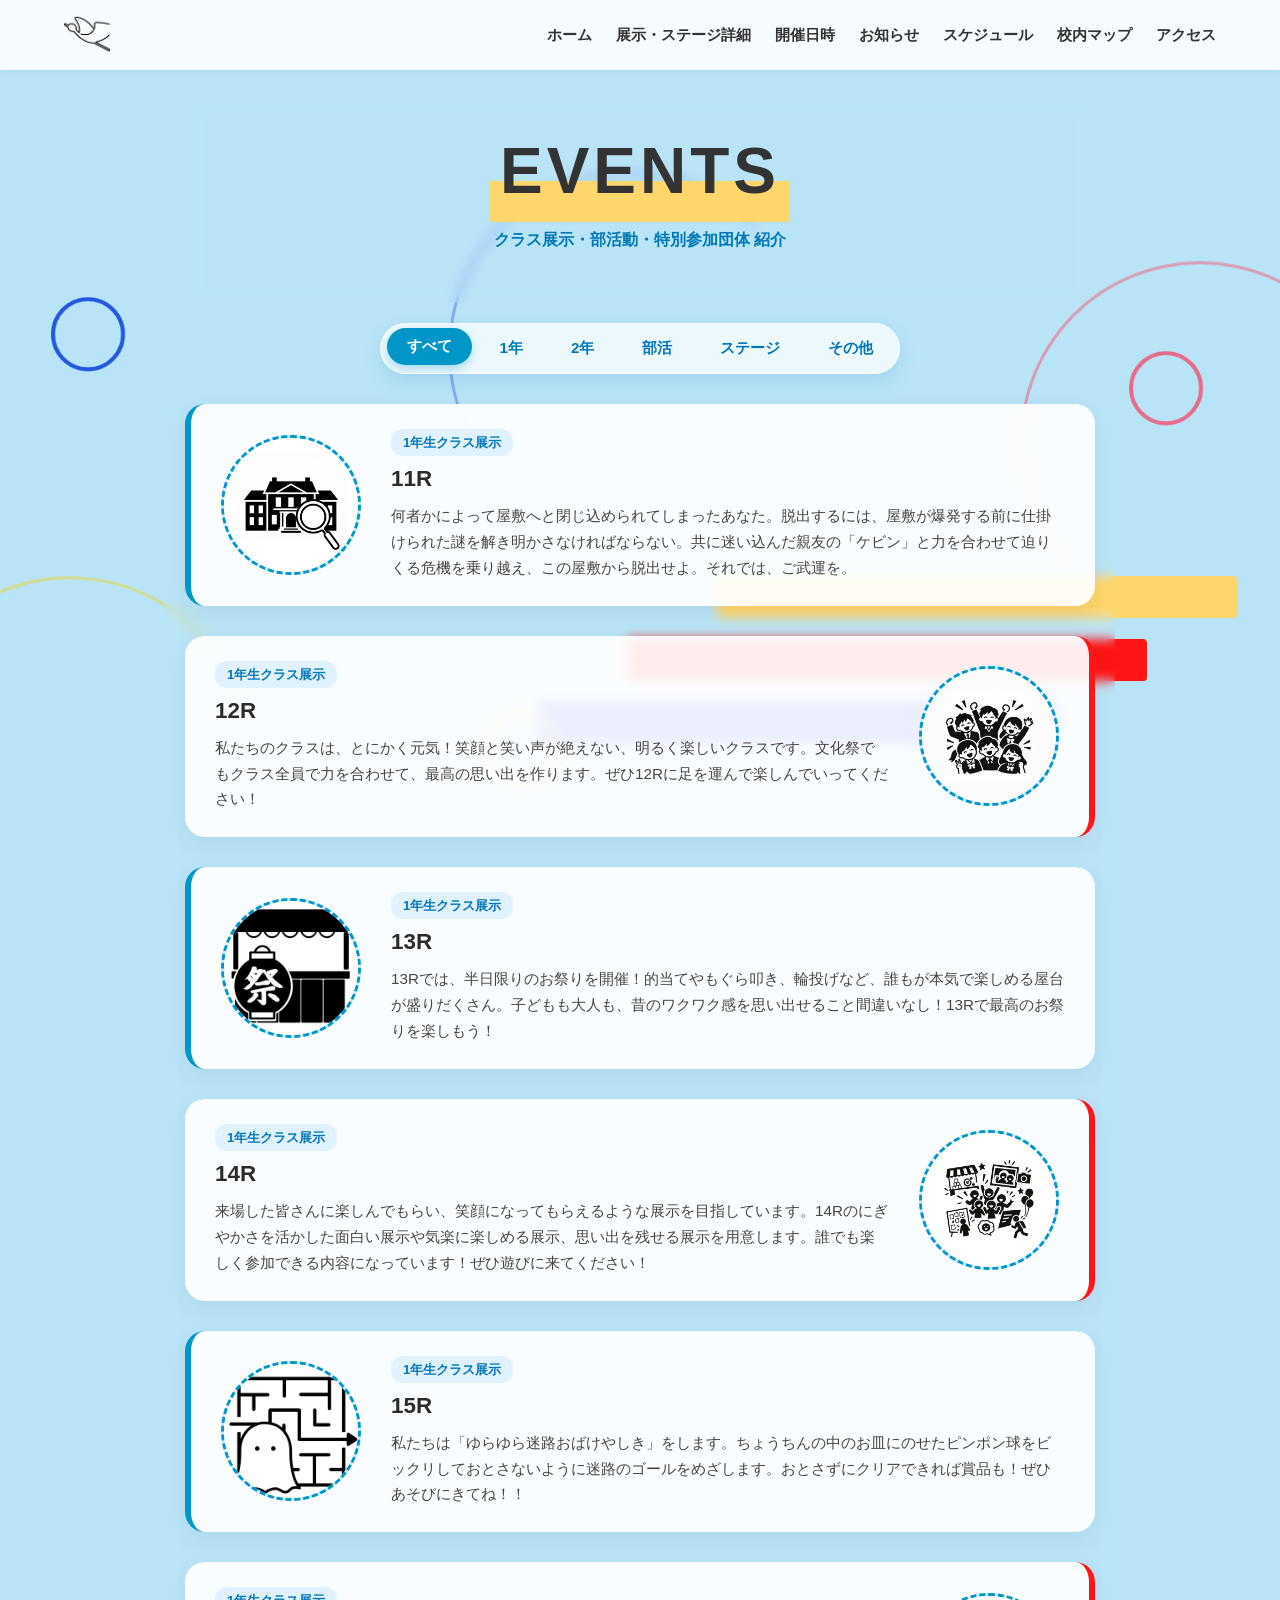
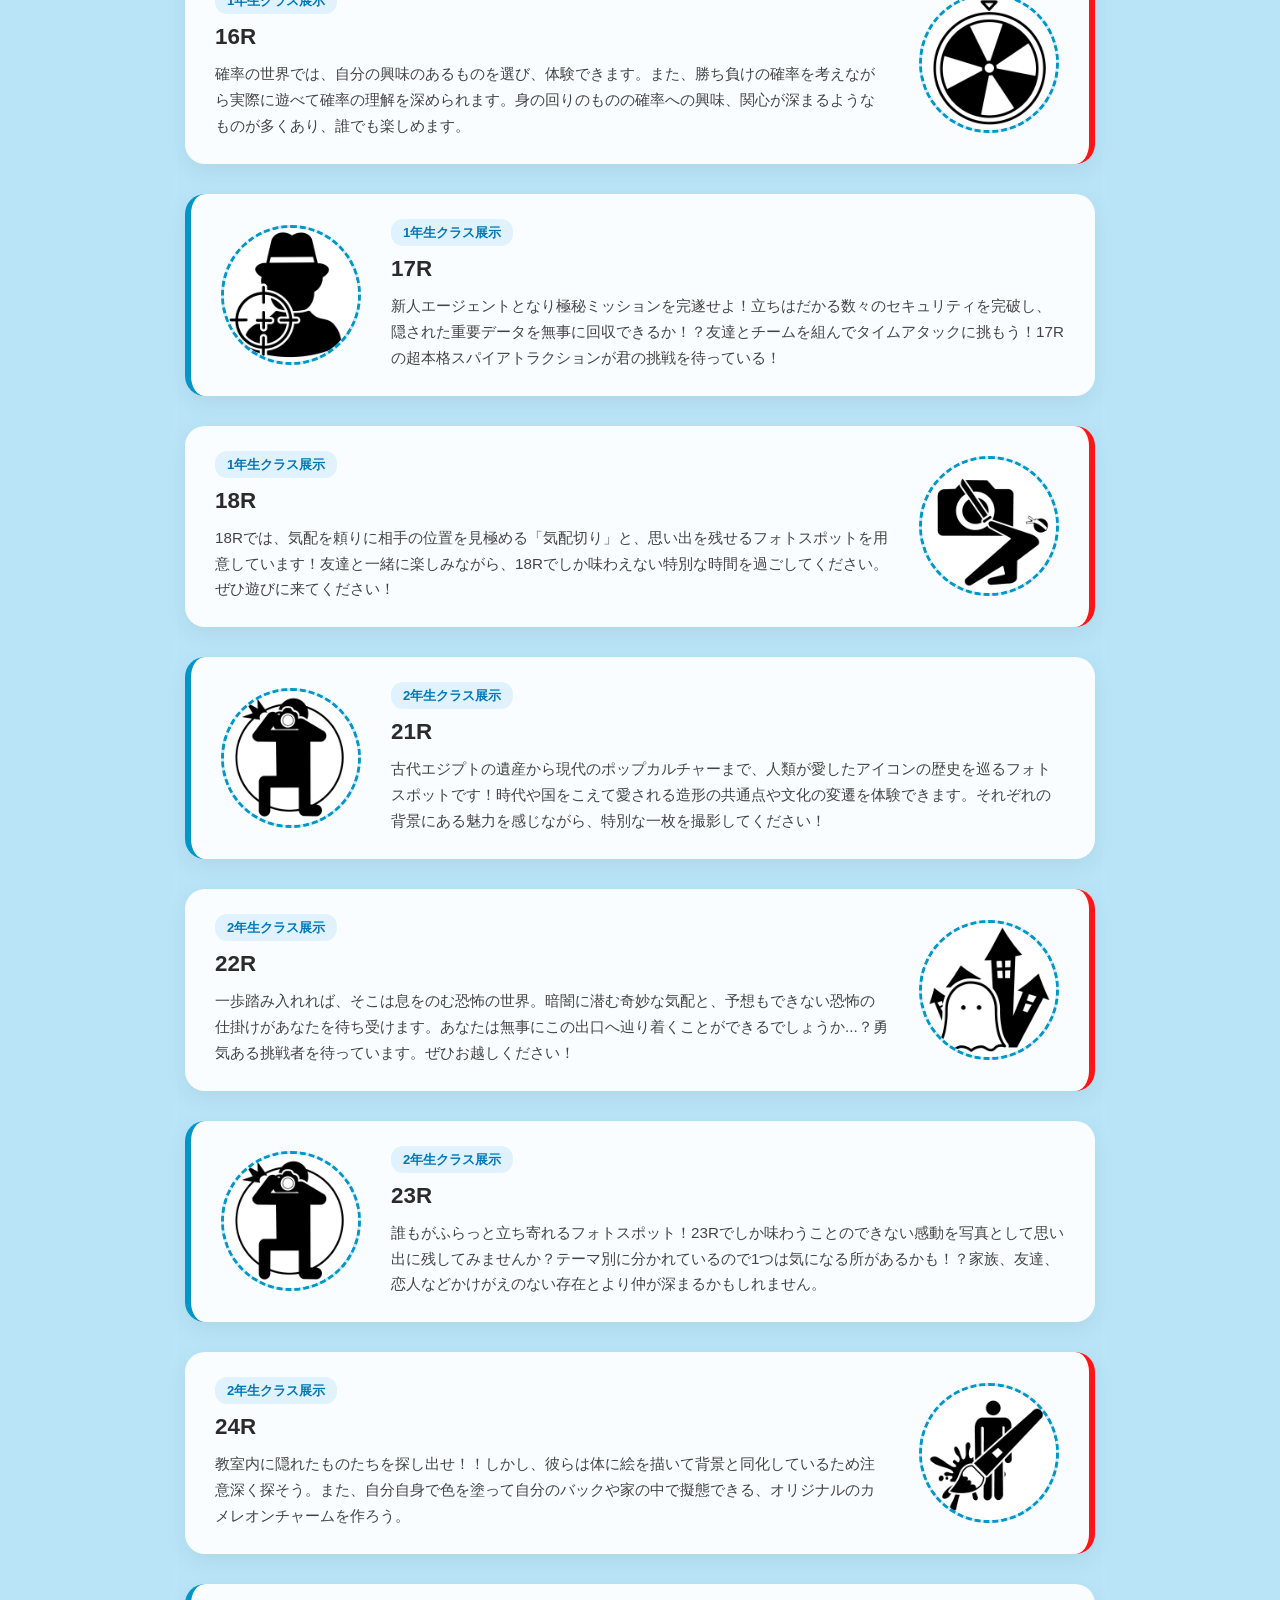
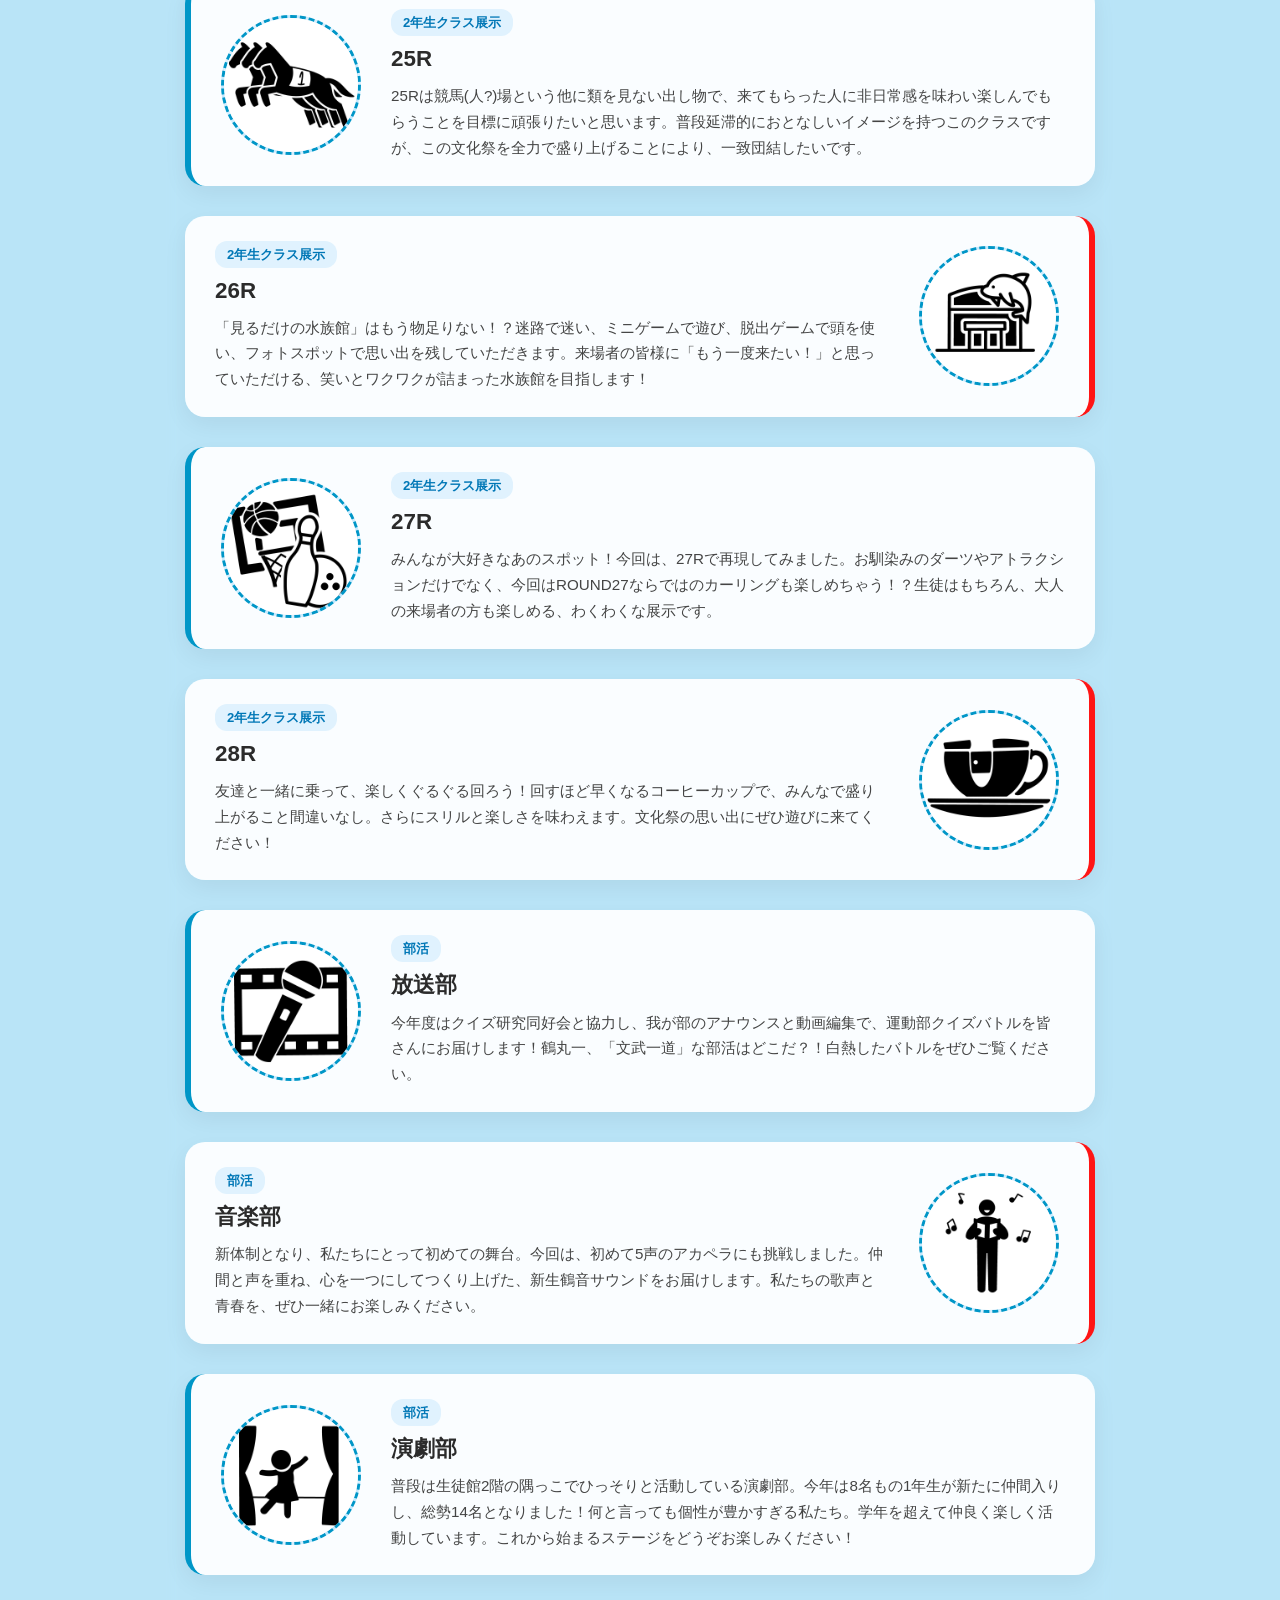
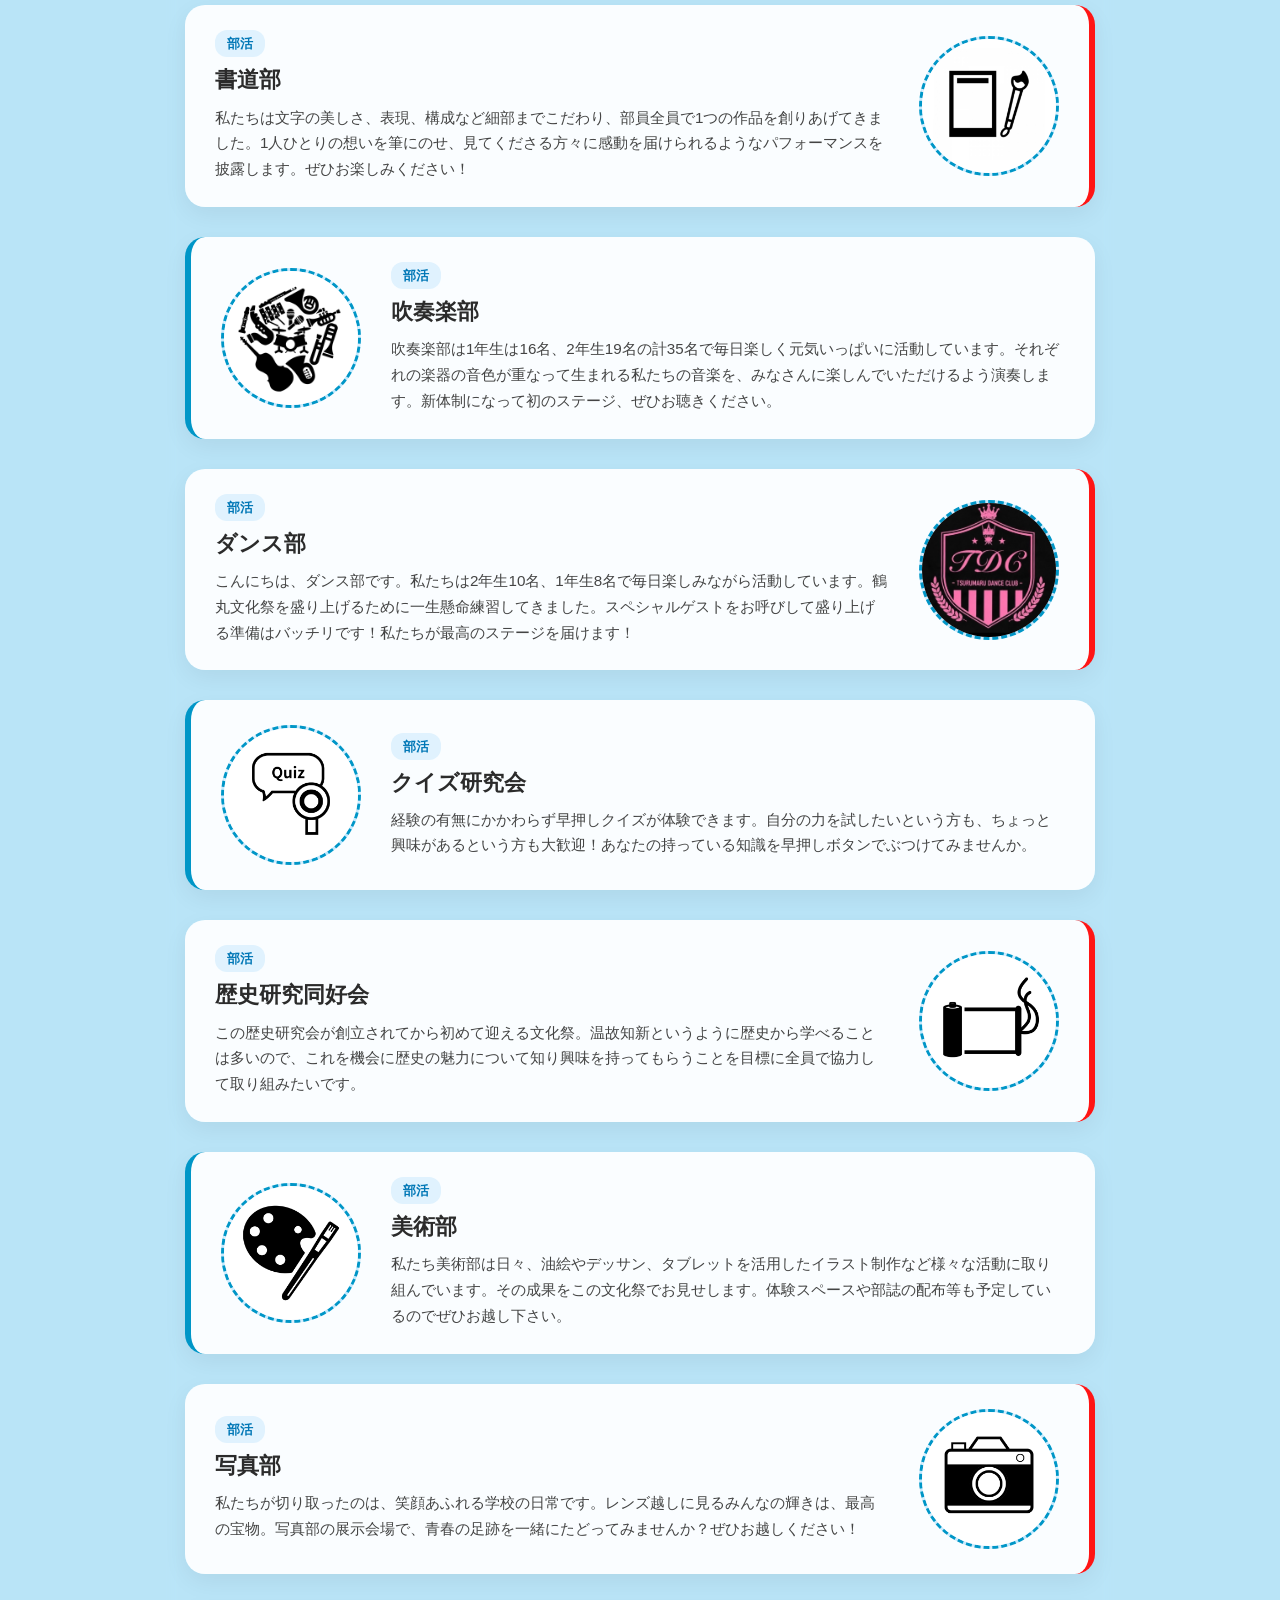
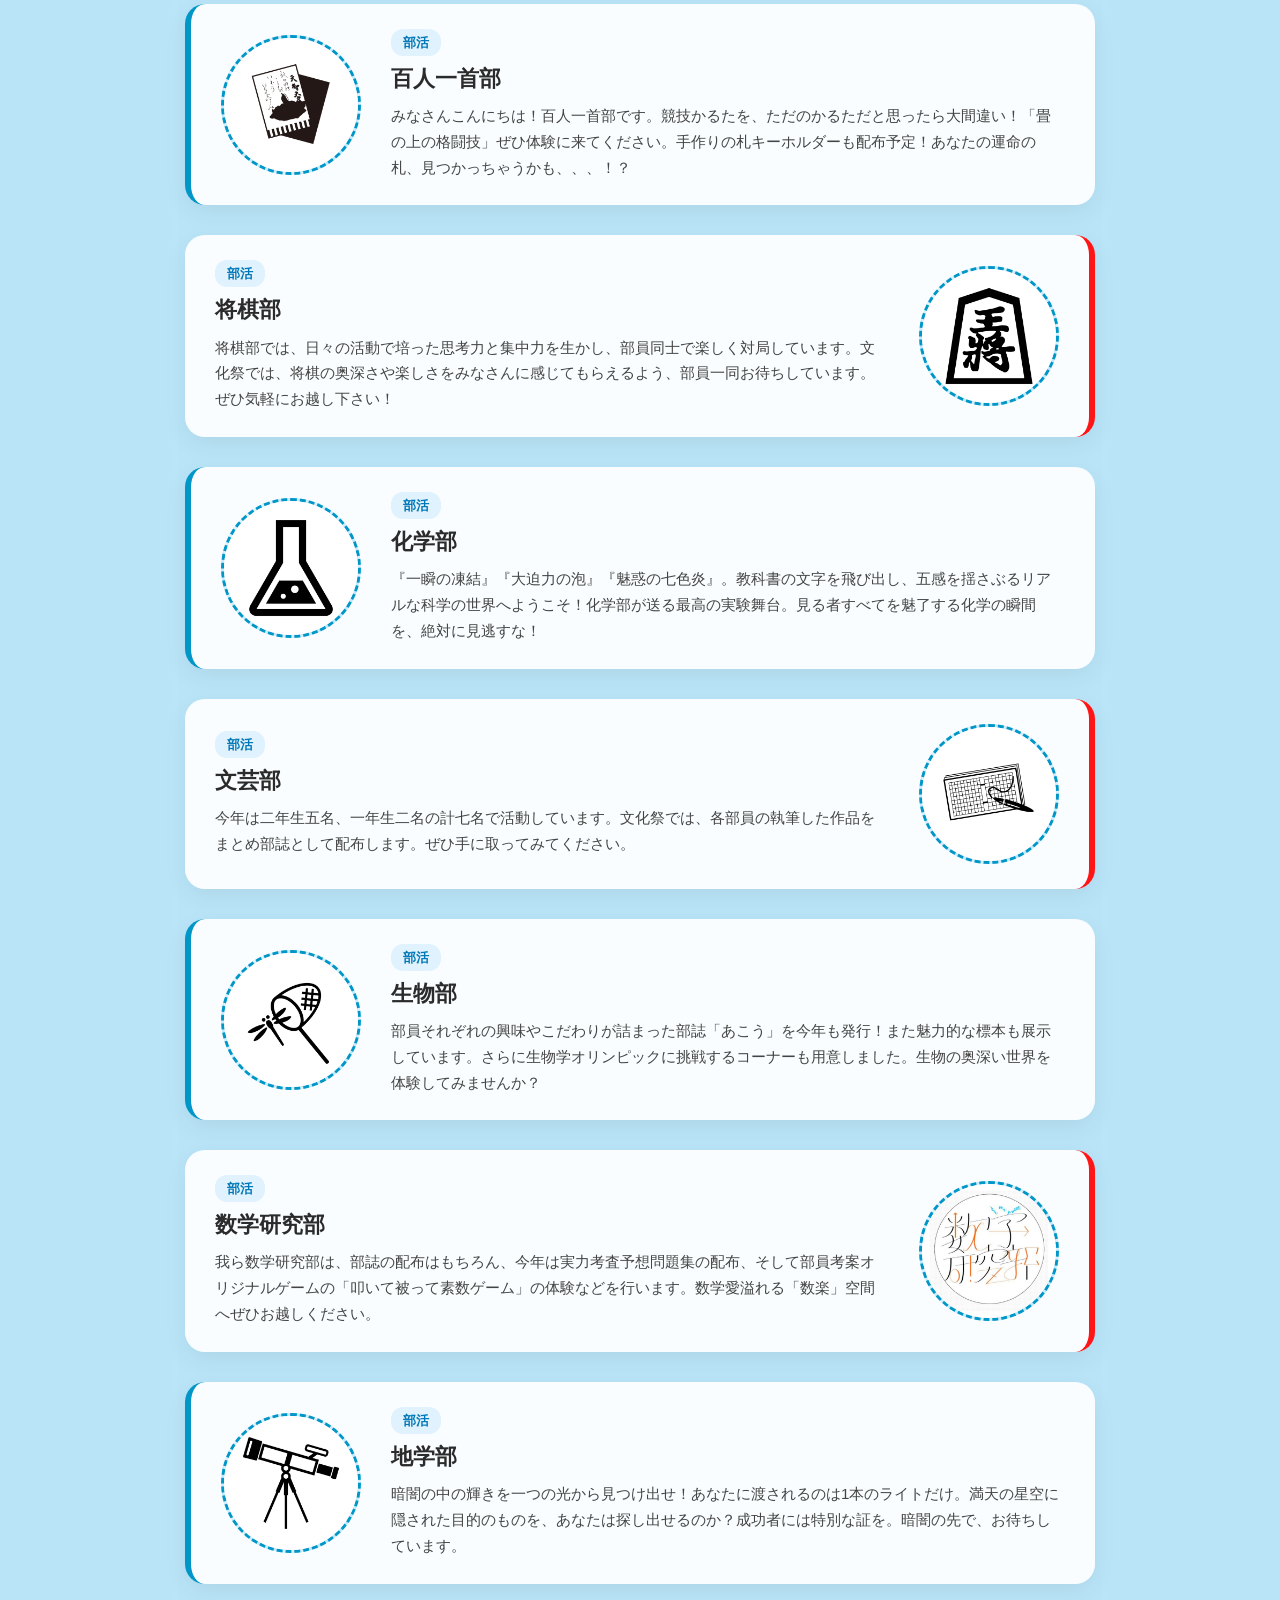
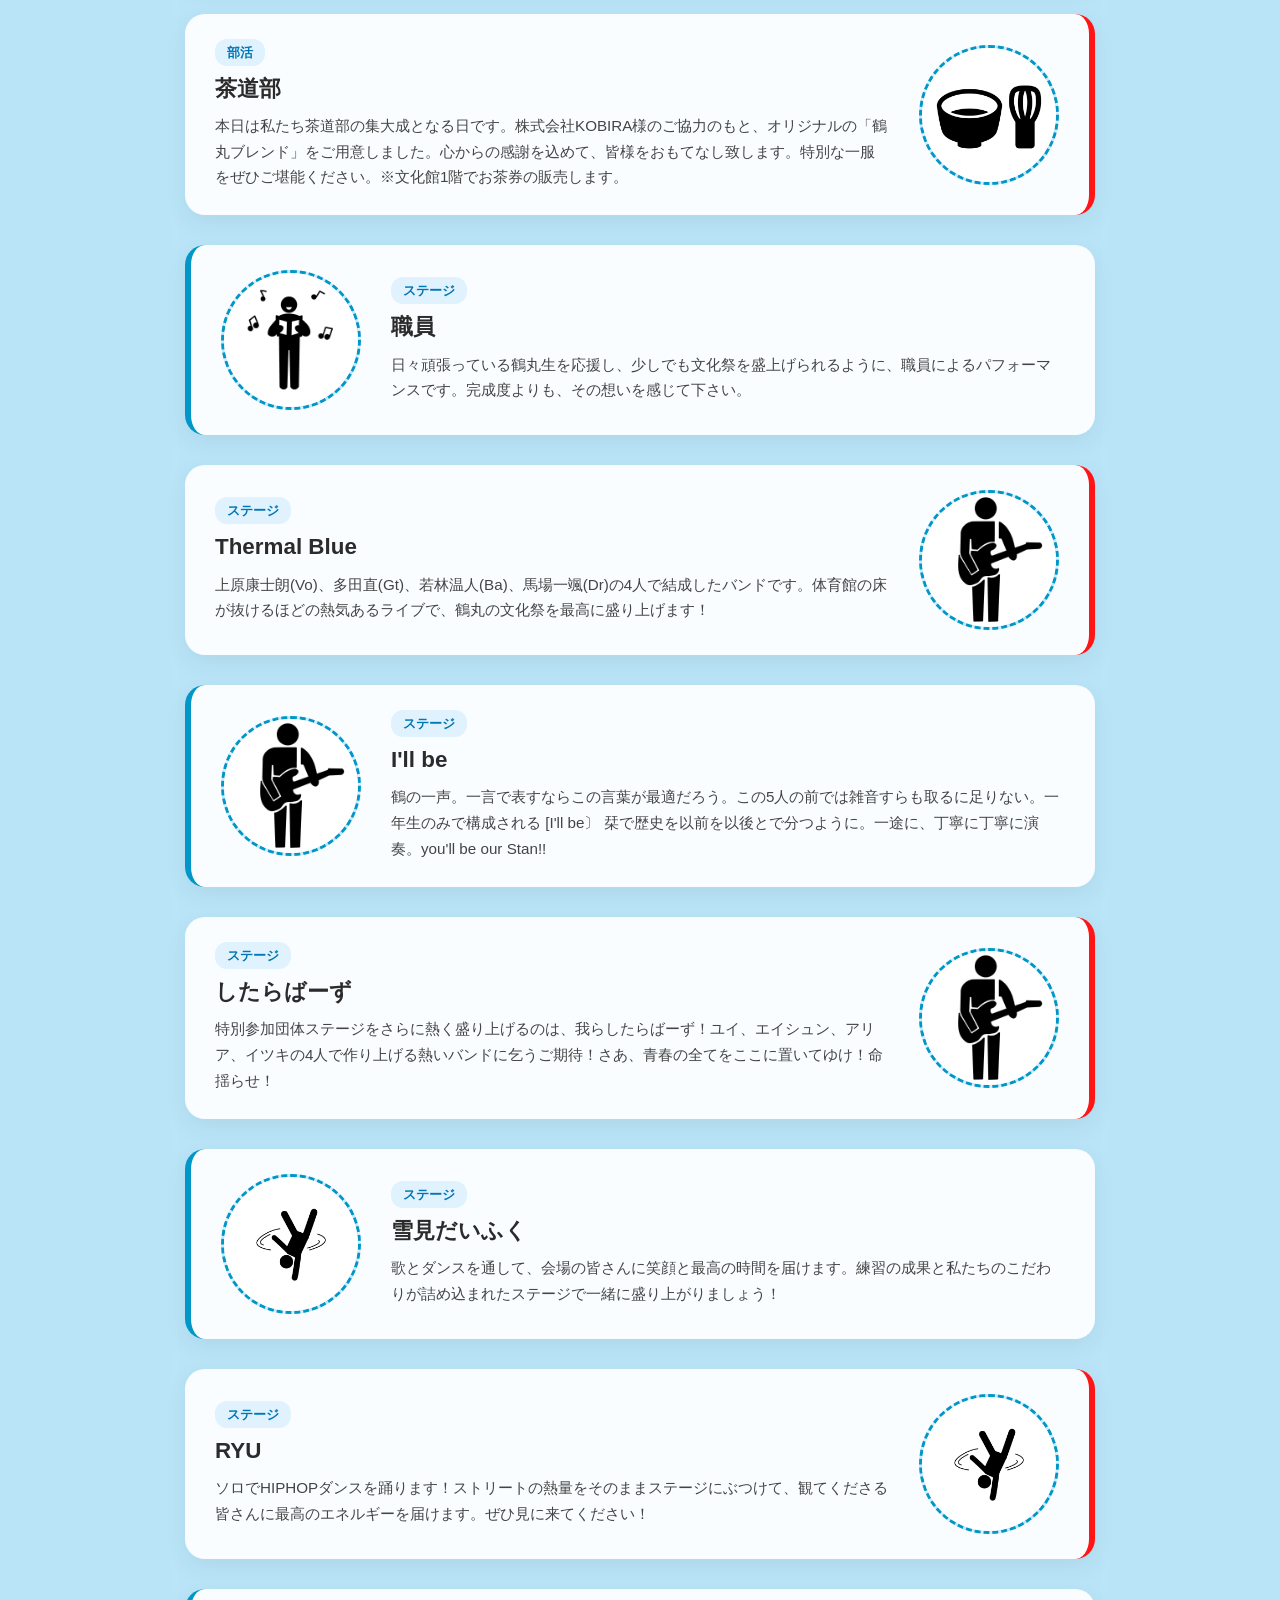
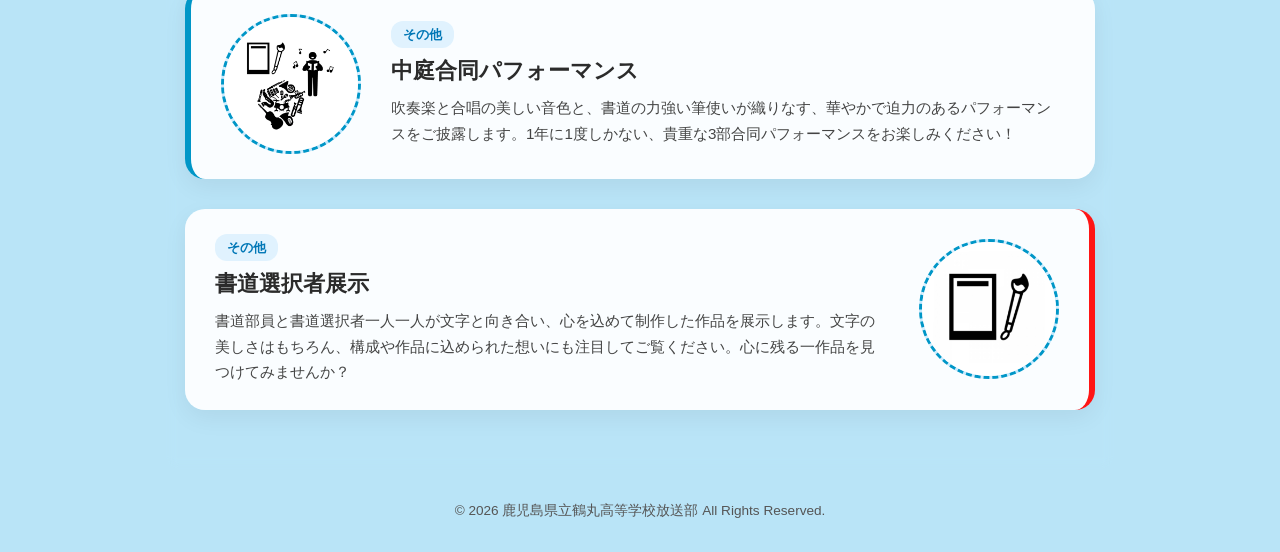
<file: event.html>
<!DOCTYPE html>
<html lang="ja">
<head>
    <meta charset="UTF-8">
    <meta name="viewport" content="width=device-width, initial-scale=1.0">
    <title>EVENTS - 第78回鶴文祭</title>
    <link rel="stylesheet" href="style.css">
    <link rel="icon" href="logomono.png" type="image/png">
</head>
<body>

    <!-- 固定背景アニメーション -->
    <div class="animation-bg" aria-hidden="true">
        <div class="shape bar bar-blue blue"></div>
        <div class="shape bar bar-red red"></div>
        <div class="shape bar bar-yellow yellow"></div>
        <div class="circle circle-blue"></div>
        <div class="circle circle-pink"></div>
        <div class="circle circle-yellow"></div>
        <div class="arc arc1"></div>
        <div class="arc arc2"></div>
        <div class="arc arc3"></div>
    </div>

    <!-- ヘッダーナビゲーション -->
    <header class="site-header">
        <a href="index.html" class="header-brand">
            <img src="logomono.png" alt="第78回文化祭">
        </a>
        
        <button class="menu-toggle" id="menuToggle" aria-label="メニューを開く">
            <span></span>
            <span></span>
            <span></span>
        </button>

        <nav class="header-nav" id="headerNav">
            <ul>
                <li><a href="index.html#home">ホーム</a></li>
                <li><a href="event.html" class="active">展示・ステージ詳細</a></li>
                <li><a href="index.html#date">開催日時</a></li>
                <li><a href="index.html#news">お知らせ</a></li>
                <li><a href="index.html#schedule">スケジュール</a></li>
                <li><a href="index.html#map">校内マップ</a></li>
                <li><a href="index.html#access">アクセス</a></li>
            </ul>
        </nav>
    </header>

    <main class="events-page-main">
        <!-- ページタイトル -->
        <section class="events-hero-section">
            <h1 class="events-page-title">EVENTS</h1>
            <p class="events-page-sub">クラス展示・部活動・特別参加団体 紹介</p>
        </section>

         <!-- タブフィルターボタン -->
        <div class="tab-container">
            <button class="tab-btn active" data-category="all">すべて</button>
            <button class="tab-btn" data-category="1year">1年</button>
            <button class="tab-btn" data-category="2year">2年</button>
            <button class="tab-btn" data-category="club">部活</button>
            <button class="tab-btn" data-category="stage">ステージ</button>
            <button class="tab-btn" data-category="other">その他</button>
        </div>

        <!-- イベントカード一覧表示エリア -->
        <section class="events-list-section">
            <div id="events-container" class="events-container">
                <!-- JSでカードが動的に生成されます -->
            </div>
        </section>
    </main>

    <footer class="site-footer">
        <p>&copy; 2026 鹿児島県立鶴丸高等学校放送部 All Rights Reserved.</p>
    </footer>

 <script type="module" src="./script.js"></script>
</body>
</html>
</file>
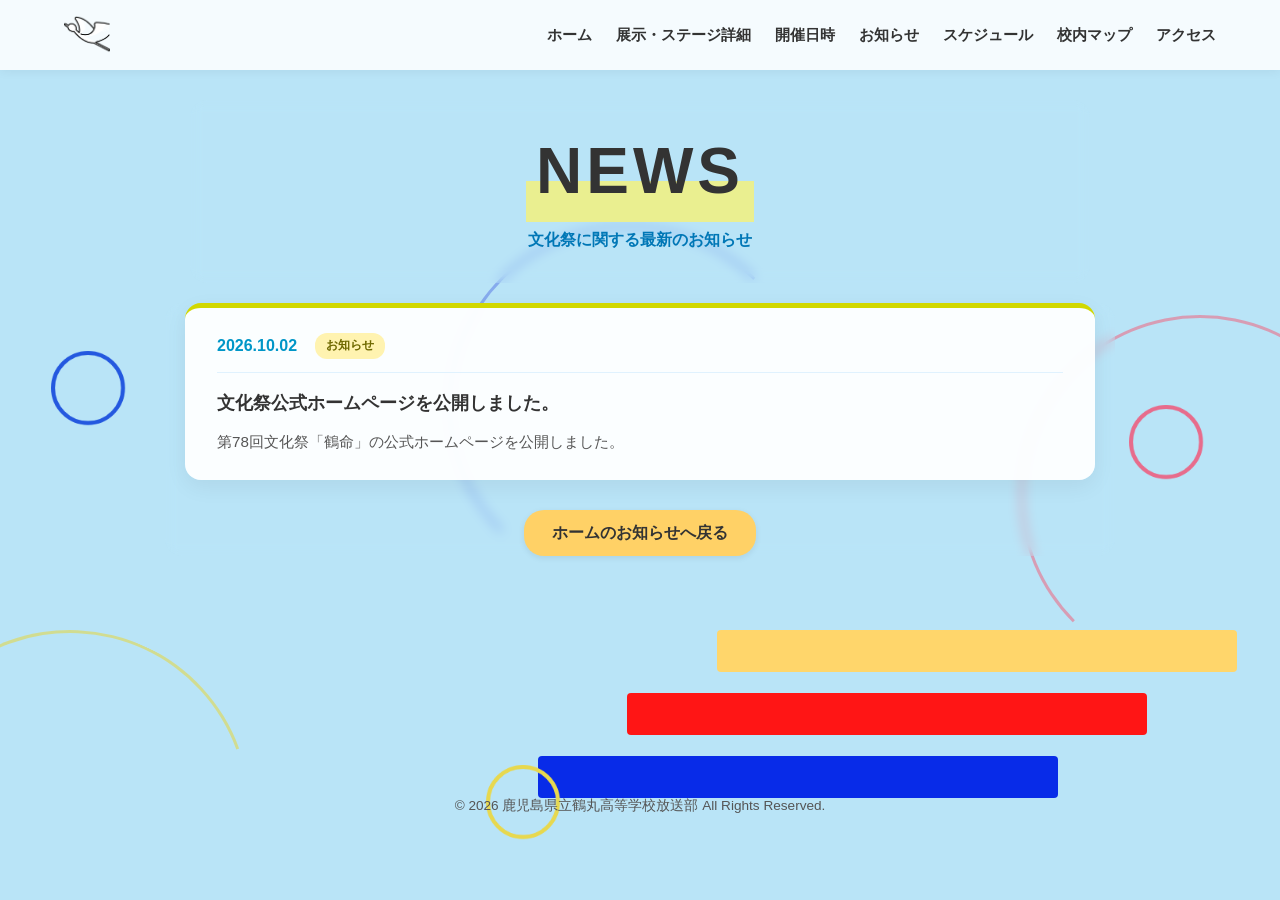
<file: news.html>
<!DOCTYPE html>
<html lang="ja">
<head>
    <meta charset="UTF-8">
    <meta name="viewport" content="width=device-width, initial-scale=1.0">
    <title>NEWS - 第78回鶴文祭</title>
    <link rel="stylesheet" href="style.css">
    <link rel="icon" href="logomono.png" type="image/png">
    <style>
        .news-page-main{padding-top:100px;min-height:85vh}
        .news-hero-section{text-align:center;background:none!important;box-shadow:none!important;margin-bottom:20px!important;padding:20px 15px!important}
        .news-page-title{font-size:clamp(2.5rem,6vw,4rem);font-weight:900;color:#333;letter-spacing:4px;margin-bottom:5px;background:linear-gradient(transparent 60%,#eaef90 60%);display:inline-block;padding:0 10px}
        .news-page-sub{font-size:1rem;color:#0077b6;font-weight:bold;margin-bottom:10px}
        .news-list-section{max-width:950px;margin:0 auto 60px;padding:0 20px;background:none!important;box-shadow:none!important}
        .news-page-container{display:flex;flex-direction:column;gap:20px}
        .news-page-card{background:rgba(255,255,255,.94);backdrop-filter:blur(8px);-webkit-backdrop-filter:blur(8px);border-radius:16px;padding:25px 32px;box-shadow:0 7px 22px rgba(0,0,0,.06);border-top:5px solid #d1d800}
        .news-page-card-header{display:flex;align-items:center;gap:18px;padding-bottom:13px;border-bottom:1px solid #e0f2fe}
        .news-page-date{color:#0096c7;font-weight:bold;font-size:1rem;white-space:nowrap}
        .news-page-label{display:inline-block;padding:3px 11px;border-radius:12px;background:#fff3b0;color:#6f6900;font-size:.78rem;font-weight:bold}
        .news-page-title-text{font-size:1.12rem;font-weight:bold;color:#333;margin-top:16px}
        .news-page-body{margin-top:10px;color:#555;font-size:.95rem;line-height:1.8}
        .news-back-wrapper{text-align:center;margin-top:30px}
        .news-back-btn{display:inline-block;padding:10px 28px;background:#ffd166;color:#333;font-weight:bold;text-decoration:none;border-radius:20px;box-shadow:0 2px 6px rgba(0,0,0,.08);transition:all .2s ease}
        .news-back-btn:hover{background:#ffb703;transform:translateY(-2px)}
        @media(max-width:768px){
            .news-page-card{padding:22px 20px}
            .news-page-card-header{flex-wrap:wrap;gap:8px 12px}
            .news-page-date{font-size:.9rem}
        }
    </style>
</head>
<body>

    <!-- 固定背景アニメーション -->
    <div class="animation-bg" aria-hidden="true">
        <div class="shape bar bar-blue blue"></div>
        <div class="shape bar bar-red red"></div>
        <div class="shape bar bar-yellow yellow"></div>
        <div class="circle circle-blue"></div>
        <div class="circle circle-pink"></div>
        <div class="circle circle-yellow"></div>
        <div class="arc arc1"></div>
        <div class="arc arc2"></div>
        <div class="arc arc3"></div>
    </div>

    <!-- ヘッダーナビゲーション -->
    <header class="site-header">
        <a href="index.html" class="header-brand">
            <img src="logomono.png" alt="第78回文化祭">
        </a>
        
        <button class="menu-toggle" id="menuToggle" aria-label="メニューを開く">
            <span></span>
            <span></span>
            <span></span>
        </button>

        <nav class="header-nav" id="headerNav">
            <ul>
                <li><a href="index.html#home">ホーム</a></li>
                <li><a href="event.html" class="active">展示・ステージ詳細</a></li>
                <li><a href="index.html#date">開催日時</a></li>
                <li><a href="index.html#news">お知らせ</a></li>
                <li><a href="index.html#schedule">スケジュール</a></li>
                <li><a href="index.html#map">校内マップ</a></li>
                <li><a href="index.html#access">アクセス</a></li>
            </ul>
        </nav>
    </header>

    <main class="news-page-main">
        <section class="news-hero-section">
            <h1 class="news-page-title">NEWS</h1>
            <p class="news-page-sub">文化祭に関する最新のお知らせ</p>
        </section>

        <section class="news-list-section">
            <div class="news-page-container">
                <article class="news-page-card">
                    <div class="news-page-card-header">
                        <time class="news-page-date" datetime="2026-10-02">2026.10.02</time>
                        <span class="news-page-label">お知らせ</span>
                    </div>
                    <h2 class="news-page-title-text">文化祭公式ホームページを公開しました。</h2>
                    <p class="news-page-body">
                        第78回文化祭「鶴命」の公式ホームページを公開しました。
                    </p>
                </article>
                <!-- 新しいお知らせは、この article をコピーして追加できます。 -->
            </div>

            <div class="news-back-wrapper">
                <a href="index.html#news" class="news-back-btn">ホームのお知らせへ戻る</a>
            </div>
        </section>
    </main>

    <footer class="site-footer">
        <p>&copy; 2026 鹿児島県立鶴丸高等学校放送部 All Rights Reserved.</p>
    </footer>

 <script type="module" src="./script.js"></script>
</body>
</html>
</file>
<file: style.css>
/* ==========================================
   1. 基本設定・リセットCSS
   ========================================== */
* {
    box-sizing: border-box;
    margin: 0;
    padding: 0;
}

html {
    scroll-behavior: smooth;
}

body {
    font-family: 'Helvetica Neue', Arial, 'Hiragino Kaku Gothic ProN', 'Hiragino Sans', 'Yu Gothic', Meiryo, sans-serif;
    color: #333333;
    background-color: #b9e4f7;
    overflow-x: clip; /* hidden を clip に変更（または行自体を削除） */
    line-height: 1.6;
}

/* ==========================================
   2. オープニングアニメーション画面
   ========================================== */
.opening-screen {
    position: fixed;
    inset: 0;
    background-color: #b9e4f7;
    z-index: 9999;
    display: flex;
    justify-content: center;
    align-items: center;
    transition: opacity 0.8s ease, visibility 0.8s ease;
}

.opening-screen.loaded {
    opacity: 0;
    visibility: hidden;
    pointer-events: none;
}

.opening-wrapper {
    display: flex;
    flex-direction: column;
    align-items: center;
    gap: 20px;
}

/* ロゴの枠枠 */
.opening-logo-box {
    position: relative;
    width: 260px;
    height: 260px;
    border-radius: 24px;
    overflow: hidden;
    box-shadow: 0 15px 35px rgba(0, 0, 0, 0.15);
    background: #ffffff;
}

/* カラフルな6色の斜めストライプ枠 */
.opening-colors {
    position: absolute;
    inset: -60px;
    display: flex;
    flex-direction: column;
    /* 傾きを logo.jpg と同じ「右上がり」に変更 */
    transform: rotate(35deg);
    justify-content: center;
}

.c-stripe {
    height: 18%;
    width: 250%;
    margin: -1px 0;
    /* 右下（画面外）の初期位置 */
    transform: translate(180%, 40%);
    opacity: 0;
    /* ↖ 方向へ滑り込むアニメーション */
    animation: slideUpLeft 0.6s cubic-bezier(0.16, 1, 0.3, 1) forwards;
}

/* 一番右下の色（黄）から順番に ↖ へ向かって出現 */
.color-6 { background-color: #ffea00; animation-delay: 0.10s; } /* 黄 */
.color-5 { background-color: #ffaa00; animation-delay: 0.22s; } /* オレンジ */
.color-4 { background-color: #e63946; animation-delay: 0.34s; } /* 赤 */
.color-3 { background-color: #7b2cbf; animation-delay: 0.46s; } /* 紫 */
.color-2 { background-color: #0072ff; animation-delay: 0.58s; } /* 青 */
.color-1 { background-color: #38ef7d; animation-delay: 0.70s; } /* 緑 */

/* 右下から定位置 (0, 0) へ ↖ 方向にまっすぐ滑り込む */
@keyframes slideUpLeft {
    0% {
        transform: translate(180%, 40%);
        opacity: 0;
    }
    100% {
        transform: translate(0, 0);
        opacity: 1;
    }
}

/* 鳥の画像：すべての色が揃った後に登場 */
.opening-bird-img {
    position: absolute;
    inset: 0;
    width: 85%;
    height: 85%;
    margin: auto;
    object-fit: contain;
    z-index: 2;
    opacity: 0;
    transform: scale(0.6) translateY(20px);
    animation: birdAppear 0.6s cubic-bezier(0.34, 1.56, 0.64, 1) 1.3s forwards;
    filter: drop-shadow(0 4px 8px rgba(0,0,0,0.25));
}

@keyframes birdAppear {
    0% {
        opacity: 0;
        transform: scale(0.6) translateY(20px);
    }
    100% {
        opacity: 1;
        transform: scale(1) translateY(0);
    }
}

/* サブテキストのふわっとした表示 */
.opening-text {
    font-size: 1.2rem;
    color: #0077b6;
    letter-spacing: 0.2em;
    font-weight: bold;
    opacity: 0;
    animation: openingFadeIn 0.6s ease-out 1.6s forwards;
}

@keyframes openingFadeIn {
    0% {
        opacity: 0;
        transform: translateY(10px);
    }
    100% {
        opacity: 1;
        transform: translateY(0);
    }
}
/* ==========================================
   3. 固定背景アニメーション
   ========================================== */
.animation-bg {
    position: fixed;
    inset: 0;
    overflow: hidden;
    z-index: -1;
    background: #b9e4f7;
    pointer-events: none;
}

.shape {
    position: absolute;
    border-radius: 999px;
    will-change: transform;
}

.bar {
    width: clamp(220px, 50vw, 520px);
    height: clamp(22px, 8vw, 42px);
    border-radius: 4px;
    transform-origin: center;
    will-change: transform, opacity;
}

.blue   { background: #082be8; }
.red    { background: #ff1515; }
.yellow { background: #ffd66b; }

.bar-blue {
    left: 42%;
    top: 84%;
    animation: diagonalBand 3.2s cubic-bezier(.42,0,.58,1) infinite;
}

.bar-red {
    left: 49%;
    top: 77%;
    animation: diagonalBand 3.2s cubic-bezier(.42,0,.58,1) infinite;
}

.bar-yellow {
    left: 56%;
    top: 70%;
    animation: diagonalBand 3.2s cubic-bezier(.42,0,.58,1) infinite;
}

@keyframes diagonalBand {
    0%, 8% {
        transform: translate(430px, 430px) rotate(48deg);
        opacity: 0;
    }
    16% {
        transform: translate(300px, 300px) rotate(48deg);
        opacity: 1;
    }
    28% {
        transform: translate(120px, 120px) rotate(48deg);
        opacity: 1;
    }
    58% {
        transform: translate(-260px, -260px) rotate(48deg);
        opacity: 1;
    }
    72% {
        transform: translate(-440px, -440px) rotate(48deg);
        opacity: 0;
    }
    100% {
        transform: translate(-460px, -460px) rotate(48deg);
        opacity: 0;
    }
}

.small {
    width: 32px;
    height: 9px;
    animation: none !important;
}

.s1 { left: 9%; top: 70%; transform: rotate(48deg); }
.s2 { left: 83%; top: 25%; transform: rotate(48deg); }
.s3 { left: 49%; top: 13%; transform: rotate(48deg); }
.s4 { left: 17%; top: 18%; transform: rotate(48deg); }
.s5 { left: 78%; top: 62%; transform: rotate(48deg); }

.circle {
    position: absolute;
    width: 74px;
    height: 74px;
    border: 4px solid;
    border-radius: 50%;
    background: transparent;
    will-change: transform, opacity;
}

.circle-blue {
    left: 4%;
    top: 39%;
    border-color: #2458df;
    animation: circleBurst 3.6s cubic-bezier(.4,0,.2,1) infinite;
}

.circle-pink {
    right: 6%;
    top: 45%;
    border-color: #e76c8c;
    animation: circleBurst 3.6s cubic-bezier(.4,0,.2,1) -1.2s infinite;
}

.circle-yellow {
    left: 38%;
    top: 85%;
    border-color: #e7d84f;
    animation: circleBurst 3.6s cubic-bezier(.4,0,.2,1) -2.4s infinite;
}

@keyframes circleBurst {
    0% { transform: scale(.72); opacity: 0; }
    10% { transform: scale(.88); opacity: .9; }
    28% { transform: scale(1); opacity: 1; }
    55% { transform: scale(1.08); opacity: .82; }
    78% { transform: scale(1.18); opacity: .42; }
    100% { transform: scale(1.28); opacity: 0; }
}

.arc {
    position: absolute;
    width: 360px;
    height: 360px;
    border: 3px solid transparent;
    border-top-color: #dfd95c;
    border-left-color: #dfd95c;
    border-radius: 50%;
    opacity: .65;
    animation: arcMove 8s ease-in-out infinite;
}

.arc1 { left: -110px; top: 70%; transform: rotate(25deg); }
.arc2 { right: -100px; top: 35%; border-top-color:#e77791; border-left-color:#e77791; animation-delay:-3s; }
.arc3 { left: 35%; top: 25%; border-top-color:#6c8de8; border-left-color:#6c8de8; animation-delay:-6s; }

@keyframes arcMove {
    from { transform: rotate(0deg) translate(0,0); }
    to   { transform: rotate(360deg) translate(20px,-10px); }
}

/* ==========================================
   4. ヘッダー (Header Nav)
   ========================================== */
.site-header {
    position: fixed;
    top: 0;
    left: 0;
    width: 100%;
    height: 70px;
    background: rgba(255, 255, 255, 0.85);
    backdrop-filter: blur(12px);
    -webkit-backdrop-filter: blur(12px);
    display: flex;
    justify-content: space-between;
    align-items: center;
    padding: 0 5%;
    z-index: 1000;
    box-shadow: 0 2px 10px rgba(0, 0, 0, 0.05);
    transition: all 0.3s ease;
}

/* ヘッダー左上のロゴ */
.header-brand {
    display: flex;
    align-items: center;
    height: 100%;
}

.header-brand img {
    height: 45px;
    width: auto;
    display: block;
    object-fit: contain;
}

.header-nav ul {
    display: flex;
    list-style: none;
    gap: 24px;
}

.header-nav a {
    text-decoration: none;
    color: #333333;
    font-weight: bold;
    font-size: 0.95rem;
    transition: color 0.2s ease;
    position: relative;
    padding: 5px 0;
}

.header-nav a:hover {
    color: #0096c7;
}

.header-nav a::after {
    content: '';
    position: absolute;
    bottom: 0;
    left: 0;
    width: 0;
    height: 2px;
    background-color: #0096c7;
    transition: width 0.3s ease;
}

.header-nav a:hover::after {
    width: 100%;
}

.menu-toggle {
    display: none;
    flex-direction: column;
    gap: 5px;
    background: none;
    border: none;
    cursor: pointer;
    padding: 5px;
}

.menu-toggle span {
    width: 25px;
    height: 3px;
    background-color: #333;
    border-radius: 2px;
    transition: 0.3s;
}

/* ==========================================
   5. ヒーローセクション (#home)
   ========================================== */
.hero-section {
    height: 100vh;
    display: flex;
    flex-direction: column;
    justify-content: center;
    align-items: center;
    text-align: center;
    position: relative;
    padding: 0 20px;
    background: none;
    box-shadow: none;
    max-width: none;
}

.hero-card {
    background: rgba(255, 255, 255, 0.78);
    backdrop-filter: blur(10px);
    -webkit-backdrop-filter: blur(10px);
    padding: 50px 70px;
    border-radius: 24px;
    box-shadow: 0 12px 35px rgba(0, 0, 0, 0.08);
    max-width: 92%;
}

.hero-sub {
    font-size: clamp(1.1rem, 2.5vw, 1.5rem);
    font-weight: bold;
    letter-spacing: 0.2em;
    color: #0077b6;
    margin-bottom: 12px;
}

/* 鶴命の文字サイズを大幅アップ */
.hero-title {
     font-family: 'Zen Kurenaido', sans-serif;
    /* font-family: "Yu Mincho", "YuMincho", "Hiragino Mincho ProN", "Noto Serif JP", serif; */
    font-size: clamp(4.5rem, 14vw, 10rem);
    font-weight: 900;
    letter-spacing: 0.22em;
    color: #000;
    margin: 0;
    line-height: 1.05;
    text-indent: 0.22em; /* 字間（letter-spacing）による右ズレのバランス調整 */
}

/* キャッチフレーズのスタイル */
.hero-catchphrase {
    font-size: clamp(1.1rem, 2.8vw, 1.8rem);
    font-weight: bold;
    color: #0077b6;
    margin-top: 20px;
    letter-spacing: 0.15em;
}

.scroll-down {
    position: absolute;
    bottom: 30px;
    left: 50%;
    transform: translateX(-50%);
    display: flex;
    flex-direction: column;
    align-items: center;
    gap: 8px;
    color: #555;
    font-size: 0.85rem;
    letter-spacing: 1px;
    text-decoration: none;
    animation: bounce 2s infinite;
}

.scroll-down::after {
    content: '';
    width: 12px;
    height: 12px;
    border-right: 2px solid #555;
    border-bottom: 2px solid #555;
    transform: rotate(45deg);
}

@keyframes bounce {
    0%, 20%, 50%, 80%, 100% { transform: translate(-50%, 0); }
    40% { transform: translate(-50%, -10px); }
    60% { transform: translate(-50%, -5px); }
}

/* ==========================================
   6. セクション共通レイアウト
   ========================================== */
main {
    position: relative;
    z-index: 10;
}

section {
    max-width: 900px;
    margin: 0 auto 60px auto;
    padding: 40px 25px;
    background-color: rgba(234, 244, 252, 0.92);
    backdrop-filter: blur(6px);
    border-radius: 18px;
    box-shadow: 0 8px 20px rgba(0, 0, 0, 0.05);
    scroll-margin-top: 90px;
}

.section-header {
    text-align: center;
    margin-bottom: 30px;
}

.section-header h2 {
    font-size: 2.3rem;
    color: #333333;
    margin: 0;
    font-weight: bold;
    letter-spacing: 2px;
    display: inline-block;
    padding: 0 8px;
}

#date .section-header h2 { background: linear-gradient(transparent 60%, #ef9090 60%); }
#news .section-header h2 { background: linear-gradient(transparent 60%, #eaef90 60%); }
#logo .section-header h2 { background: linear-gradient(transparent 60%, #90efb3 60%); }
#schedule .section-header h2 { background: linear-gradient(transparent 60%, #90e0ef 60%); }
#map .section-header h2 {background: linear-gradient(transparent 60%, #efc490 60%);}
#access .section-header h2 { background: linear-gradient(transparent 60%, #c490ef 60%); }

/* ==========================================
   7. 各セクション詳細スタイル
   ========================================== */
/* DATE */
.date-box {
    background: #ffffff;
    border-radius: 12px;
    padding: 30px;
    box-shadow: 0 4px 10px rgba(0, 119, 182, 0.1);
    border-top: 5px solid #d80000;
    max-width: 450px;
    margin: 0 auto;
    text-align: center;
}

.date-text {
    font-size: 2.2rem;
    color: #000000;
    display: inline-block;
    background: linear-gradient(transparent 60%, #ef90909c 60%);
    font-weight: bold;
    margin-bottom: 10px;
    letter-spacing: 1px;
}

.day-of-week {
    font-size: 1.4rem;
    color: #292a2a;
    margin-left: 5px;
}

.time-text {
    font-size: 1.8rem;
    color: #2b2b2b;
    font-weight: bold;
    display: inline-block;
    background: linear-gradient(transparent 60%, #ef90909c 60%);
    letter-spacing: 2px;
}

/* NEWS */
.news-box {
    background: #ffffff;
    border-radius: 12px;
    padding: 25px 30px;
    box-shadow: 0 4px 10px rgba(0, 119, 182, 0.1);
    border-top: 5px solid #d1d800;
}

.news-list {
    list-style: none;
    padding: 0;
    margin: 0;
}

.news-item {
    padding: 15px 5px;
    border-bottom: 1px solid #e0f2fe;
    border-top: 1px solid #e0f2fe;
    display: flex;
    align-items: center;
    gap: 20px;
}

.news-date {
    font-size: 0.95rem;
    color: #0096c7;
    font-weight: bold;
    white-space: nowrap;
}

.news-title {
    font-size: 1rem;
    color: #333333;
}

.news-btn-wrapper {
    text-align: center;
    margin-top: 25px;
}

.news-btn {
    display: inline-block;
    padding: 10px 28px;
    background-color: #ffd166;
    color: #333333;
    font-weight: bold;
    text-decoration: none;
    border-radius: 20px;
    box-shadow: 0 2px 6px rgba(0, 0, 0, 0.08);
    transition: all 0.2s ease;
    font-size: 0.9rem;
}

.news-btn:hover {
    background-color: #ffb703;
    transform: translateY(-2px);
}

/* LOGO */
.logo-box {
    background: #ffffff;
    border-radius: 12px;
    padding: 30px;
    box-shadow: 0 4px 10px rgba(0, 119, 182, 0.1);
    border-top: 5px solid #00d897;
}

.logo-content {
    display: flex;
    align-items: center;
    gap: 30px;
}

.logo-image-placeholder {
    width: 200px;
    height: 200px;
    flex-shrink: 0;
    background-color: #f8fdff;
    border: 2px dashed #00b4d8;
    border-radius: 12px;
    display: flex;
    align-items: center;
    justify-content: center;
    color: #0096c7;
    font-weight: bold;
    font-size: 0.9rem;
}

.logo-text-area {
    flex: 1;
}

.logo-title {
    font-size: 1.3rem;
    color: #0077b6;
    margin: 0 0 10px 0;
    padding-bottom: 8px;
    border-bottom: 2px dashed #90e0ef;
}

/* 追加：span単位でしか改行されないようにする */
.logo-title span {
    display: inline-block;
}

.logo-description {
    font-size: 0.95rem;
    color: #555555;
    line-height: 1.7;
    margin: 0;
}
/* ==========================================
   MAP (校内マップ)
   ========================================== */
.map-box {
    background: #ffffff;
    border-radius: 12px;
    padding: 30px;
    box-shadow: 0 4px 10px rgba(0, 119, 182, 0.1);
    border-top: 5px solid #f48d26;
}

.map-content {
    display: flex;
    flex-direction: column;
    align-items: center;
    justify-content: center;
    width: 100%;
}

/* マップ画像のサイズ・デザイン調整 */
.map-image {
    width: 100%;
    max-width: 800px; /* PC画面で見やすい最大幅 */
    height: auto;
    border-radius: 10px;
    box-shadow: 0 4px 15px rgba(0, 0, 0, 0.08);
    border: 1px solid #e2e8f0;
    object-fit: contain;
    transition: transform 0.3s ease;
}

/* スマホ閲覧時の余白調整 */
@media (max-width: 768px) {
    .map-box {
        padding: 18px 15px;
    }
}


/* ==========================================
   MAP視点移動ボタン
   ========================================== */
#floor {
    display: flex;
    justify-content: center;
    align-items: center;
    gap: 12px;
    list-style: none;
    padding: 0;
    margin: 0 0 20px 0;
    flex-wrap: wrap; /* スマホ画面で折り返す */
}

#floor .location {
    display: inline-block;
    padding: 10px 20px;
    background-color: #0077b6;
    color: #ffffff;
    text-decoration: none;
    font-size: 0.95rem;
    font-weight: bold;
    border-radius: 25px;
    box-shadow: 0 4px 10px rgba(0, 119, 182, 0.2);
    transition: all 0.25s ease;
}

/* ホバー・タップ時の演出 */
#floor .location:hover {
    background-color: #0096c7;
    transform: translateY(-2px);
    box-shadow: 0 6px 14px rgba(0, 119, 182, 0.35);
}

#floor .location:active {
    transform: translateY(0);
}

/* SCHEDULE */
.schedule-container {
    display: flex;
    flex-wrap: wrap;
    gap: 20px;
    margin-bottom: 30px;
}

.schedule-box {
    flex: 1 1 380px;
    background: #ffffff;
    border-radius: 12px;
    padding: 20px;
    box-shadow: 0 4px 10px rgba(0, 119, 182, 0.1);
    border-top: 5px solid #00b4d8;
}

.schedule-box h3 {
    color: #0077b6;
    margin-top: 0;
    margin-bottom: 15px;
    padding-bottom: 10px;
    border-bottom: 2px dashed #90e0ef;
    font-size: 1.2rem;
    text-align: center;
}

.event-table {
    width: 100%;
    border-collapse: collapse;
}

.event-table th, .event-table td {
    padding: 12px 8px;
    border-bottom: 1px solid #f0f0f0;
    vertical-align: middle;
}

.event-table tr:last-child td {
    border-bottom: none;
}

.event-table tr:hover {
    background-color: #f8fdff;
}

.time-col {
    width: 35%;
    color: #0096c7;
    font-weight: bold;
    font-size: 0.9rem;
    white-space: nowrap;
}

.prog-col {
    width: 65%;
    font-weight: bold;
    color: #2b2b2b;
}

.prog-desc {
    display: block;
    font-size: 0.8rem;
    color: #777;
    font-weight: normal;
    margin-top: 3px;
}

.visitor-notes {
    background: #ffffff;
    padding: 20px 25px;
    border-radius: 12px;
    box-shadow: 0 4px 10px rgba(0, 119, 182, 0.1);
    border-left: 5px solid #0096c7;
}

.visitor-notes h4 {
    margin: 0 0 10px 0;
    color: #0077b6;
    font-size: 1.1rem;
}

.visitor-notes ul {
    margin: 0;
    padding-left: 20px;
    font-size: 0.9rem;
    color: #555;
}

.visitor-notes li {
    margin-bottom: 8px;
}

/* ACCESS */
.access-box {
    background: #ffffff;
    border-radius: 12px;
    padding: 30px;
    box-shadow: 0 4px 10px rgba(0, 119, 182, 0.1);
    border-top: 5px solid #9b51e0;
}

.access-info {
    display: flex;
    flex-direction: column;
    gap: 15px;
    margin-bottom: 20px;
}

.access-item {
    display: flex;
    gap: 15px;
    font-size: 0.95rem;
}

.access-label {
    font-weight: bold;
    color: #0077b6;
    min-width: 80px;
}

.map-placeholder {
    width: 100%;
    height: 250px;
    background-color: #f0f4f8;
    border-radius: 8px;
    display: flex;
    align-items: center;
    justify-content: center;
    color: #666;
    font-weight: bold;
    border: 1px solid #d0dbe5;
}

/* FOOTER */
.site-footer {
    text-align: center;
    padding: 30px 20px;
    color: #555;
    font-size: 0.85rem;
    position: relative;
    z-index: 10;
}

/* ==========================================
   8. レスポンシブ対応 (Mobile)
   ========================================== */
@media (max-width: 768px) {
    .menu-toggle {
        display: flex;
    }

    .header-nav {
        position: fixed;
        top: 70px;
        right: -100%;
        width: 70%;
        height: calc(100vh - 70px);
        background: rgba(255, 255, 255, 0.98);
        padding: 40px 20px;
        transition: 0.3s ease;
        box-shadow: -5px 0 15px rgba(0,0,0,0.05);
    }

    .header-nav.active {
        right: 0;
    }

    .header-nav ul {
        flex-direction: column;
        gap: 20px;
    }

    .hero-card {
        padding: 35px 25px;
    }

    #logo .logo-content {
        flex-direction: column;
        text-align: center;
    }

    #logo .logo-image-placeholder {
        width: 100%;
        height: 100%;
        max-height: 250px;
        max-width: 250px;
        margin: 0 auto;
    }

    #news .news-item {
        flex-direction: column;
        align-items: flex-start;
        gap: 5px;
    }

    .access-item {
        flex-direction: column;
        gap: 5px;
    }
}

/* ==========================================
   9. EVENTS ページ専用スタイル
   ========================================== */
.events-page-main {
    padding-top: 100px;
    min-height: 85vh;
}

.events-hero-section {
    text-align: center;
    background: none !important;
    box-shadow: none !important;
    margin-bottom: 20px !important;
    padding: 20px 15px !important;
}

.events-page-title {
    font-size: clamp(2.5rem, 6vw, 4rem);
    font-weight: 900;
    color: #333;
    letter-spacing: 4px;
    margin-bottom: 5px;
    background: linear-gradient(transparent 60%, #ffd66b 60%);
    display: inline-block;
    padding: 0 10px;
}

.events-page-sub {
    font-size: 1rem;
    color: #0077b6;
    font-weight: bold;
    margin-bottom: 30px;
}

/* タブボタン */
.tab-container {
    display: flex;
    justify-content: center;
    gap: 12px;
    flex-wrap: wrap;
    margin-top: 20px;
}

.tab-btn {
    padding: 10px 24px;
    font-size: 1rem;
    font-weight: bold;
    border: 2px solid #0096c7;
    background-color: rgba(255, 255, 255, 0.9);
    color: #0077b6;
    border-radius: 30px;
    cursor: pointer;
    transition: all 0.25s ease;
    box-shadow: 0 4px 10px rgba(0, 0, 0, 0.05);
}

.tab-btn:hover,
.tab-btn.active {
    background-color: #0096c7;
    color: #ffffff;
    box-shadow: 0 6px 15px rgba(0, 150, 199, 0.3);
    transform: translateY(-2px);
}

/* カードコンテナ */
.events-list-section {
    background: none !important;
    box-shadow: none !important;
    max-width: 950px;
    margin: 0 auto;
    padding: 0 20px 60px 20px;
}

.events-container {
    display: flex;
    flex-direction: column;
    gap: 30px;
}

/* イベントカード本体 */
.event-card {
    display: flex;
    align-items: center;
    background: rgba(255, 255, 255, 0.92);
    backdrop-filter: blur(8px);
    border-radius: 20px;
    padding: 25px 30px;
    box-shadow: 0 8px 25px rgba(0, 0, 0, 0.06);
    gap: 30px;
    transition: transform 0.3s ease, box-shadow 0.3s ease;
    border-left: 6px solid #0096c7;
}

.event-card:hover {
    transform: translateY(-4px);
    box-shadow: 0 12px 30px rgba(0, 0, 0, 0.12);
}

/* 手描きラフ案の交互配置（奇数・偶数） */
.event-card.reverse {
    flex-direction: row-reverse;
    border-left: none;
    border-right: 6px solid #ff1515;
}

/* ロゴエリア・プレースホルダー */
.event-logo-wrapper {
    width: 140px;
    height: 140px;
    flex-shrink: 0;
    border-radius: 50%;
    background: linear-gradient(135deg, #e0f2fe 0%, #bae6fd 100%);
    border: 3px dashed #0096c7;
    display: flex;
    flex-direction: column;
    justify-content: center;
    align-items: center;
    overflow: hidden;
    position: relative;
}

.event-logo-wrapper img {
    width: 100%;
    height: 100%;
    object-fit: cover;
}

.event-logo-placeholder {
    font-weight: 900;
    font-size: 1.1rem;
    color: #0077b6;
    letter-spacing: 1px;
    text-align: center;
}

.event-logo-sub {
    font-size: 0.75rem;
    color: #555;
    margin-top: 2px;
}

/* テキスト詳細エリア */
.event-info {
    flex: 1;
}

.event-header-tag {
    display: inline-block;
    padding: 3px 12px;
    background-color: #e0f2fe;
    color: #0077b6;
    font-size: 0.82rem;
    font-weight: bold;
    border-radius: 12px;
    margin-bottom: 8px;
}

.event-title {
    font-size: 1.4rem;
    color: #2b2b2b;
    font-weight: bold;
    margin-bottom: 10px;
    line-height: 1.3;
}

.event-description {
    font-size: 0.95rem;
    color: #444444;
    line-height: 1.7;
}

/* スマホ対応 (レスポンシブ) */
@media (max-width: 768px) {
    .event-card,
    .event-card.reverse {
        flex-direction: column !important;
        text-align: center;
        padding: 25px 20px;
        border-left: none;
        border-right: none;
        border-top: 5px solid #0096c7;
    }

    .event-card.reverse {
        border-top-color: #ff1515;
    }

    .event-logo-wrapper {
        width: 120px;
        height: 120px;
    }
}

/* スケジュール内のリンクスタイル */
.schedule-link {
    color: #0077b6;
    text-decoration: underline;
    font-weight: bold;
    transition: color 0.2s ease;
}

.schedule-link:hover {
    color: #00b4d8;
}

/* 固定ヘッダー（高さ70px）にカードが重ならないよう余白を設定 */
.event-card {
    scroll-margin-top: 90px;
}

/* ==========================================
   タブ切り替えエリア（フローティング・すりガラスデザイン）
   ========================================== */
.tab-container {
    position: sticky;
    top: 75px; /* ヘッダーより少し下に配置 */
    z-index: 100;
    
    display: flex;
    justify-content: center;
    gap: 8px;
    
    /* 横幅を絞って中央寄せし、丸みのあるバーにする */
    width: fit-content;
    max-width: 90%;
    margin: 10px auto 30px auto;
    padding: 6px;
    
    /* すりガラス感と薄い陰影 */
    background: rgba(255, 255, 255, 0.75);
    backdrop-filter: blur(12px);
    -webkit-backdrop-filter: blur(12px);
    
    border-radius: 40px;
    border: 1px solid rgba(255, 255, 255, 0.8);
    box-shadow: 0 8px 20px rgba(0, 119, 182, 0.12);
}

/* タブボタン */
.tab-btn {
    padding: 8px 20px;
    font-size: 0.95rem;
    font-weight: bold;
    border: none; /* 枠線をなくしてスッキリ */
    background-color: transparent;
    color: #0077b6;
    border-radius: 30px;
    cursor: pointer;
    transition: all 0.25s ease;
    box-shadow: none;
}

/* ホバー時 */
.tab-btn:hover {
    background-color: rgba(0, 150, 199, 0.1);
    color: #0096c7;
}

/* 選択中のタブ */
.tab-btn.active {
    background-color: #0096c7;
    color: #ffffff;
    box-shadow: 0 4px 10px rgba(0, 150, 199, 0.3);
}

/* スモール画面（スマホ）用の微調整 */
@media (max-width: 768px) {
    .tab-container {
        top: 72px;
        padding: 4px;
        gap: 4px;
    }
    .tab-btn {
        padding: 6px 14px;
        font-size: 0.85rem;
    }
}
</file>
